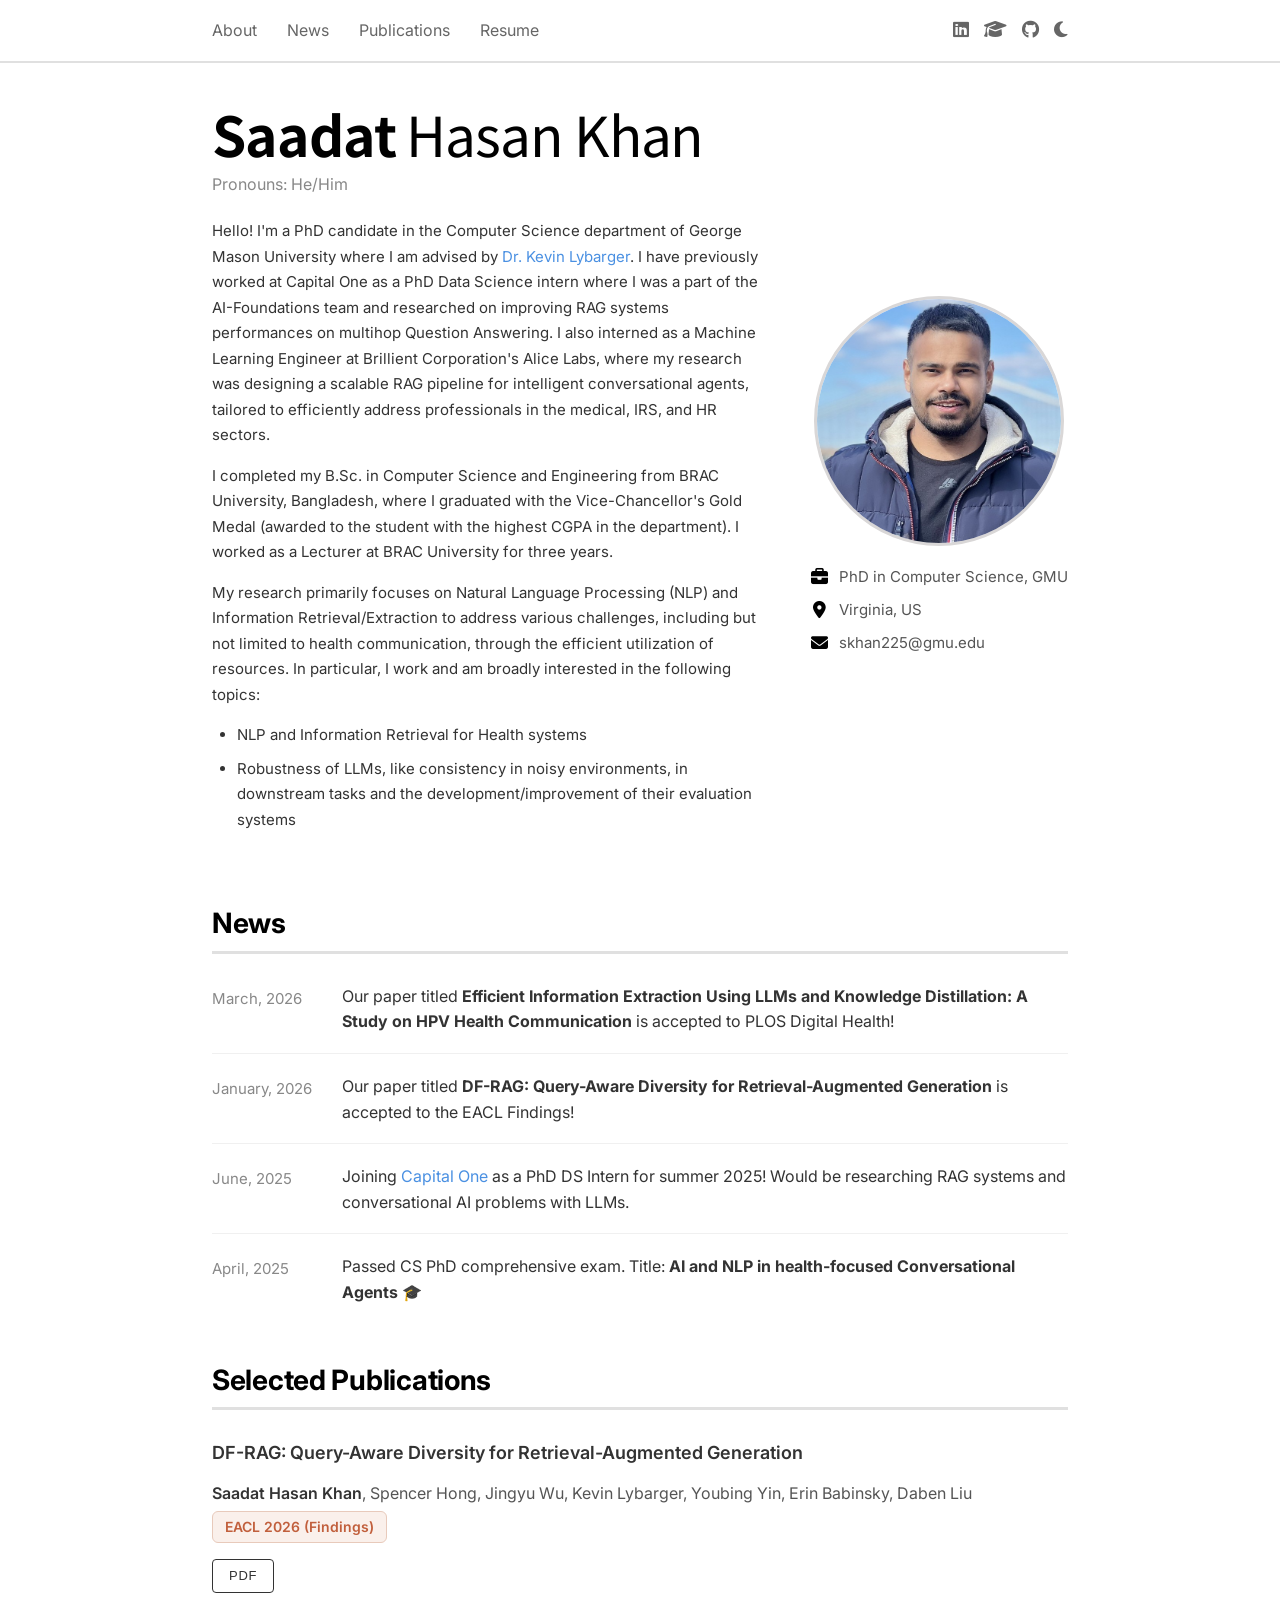
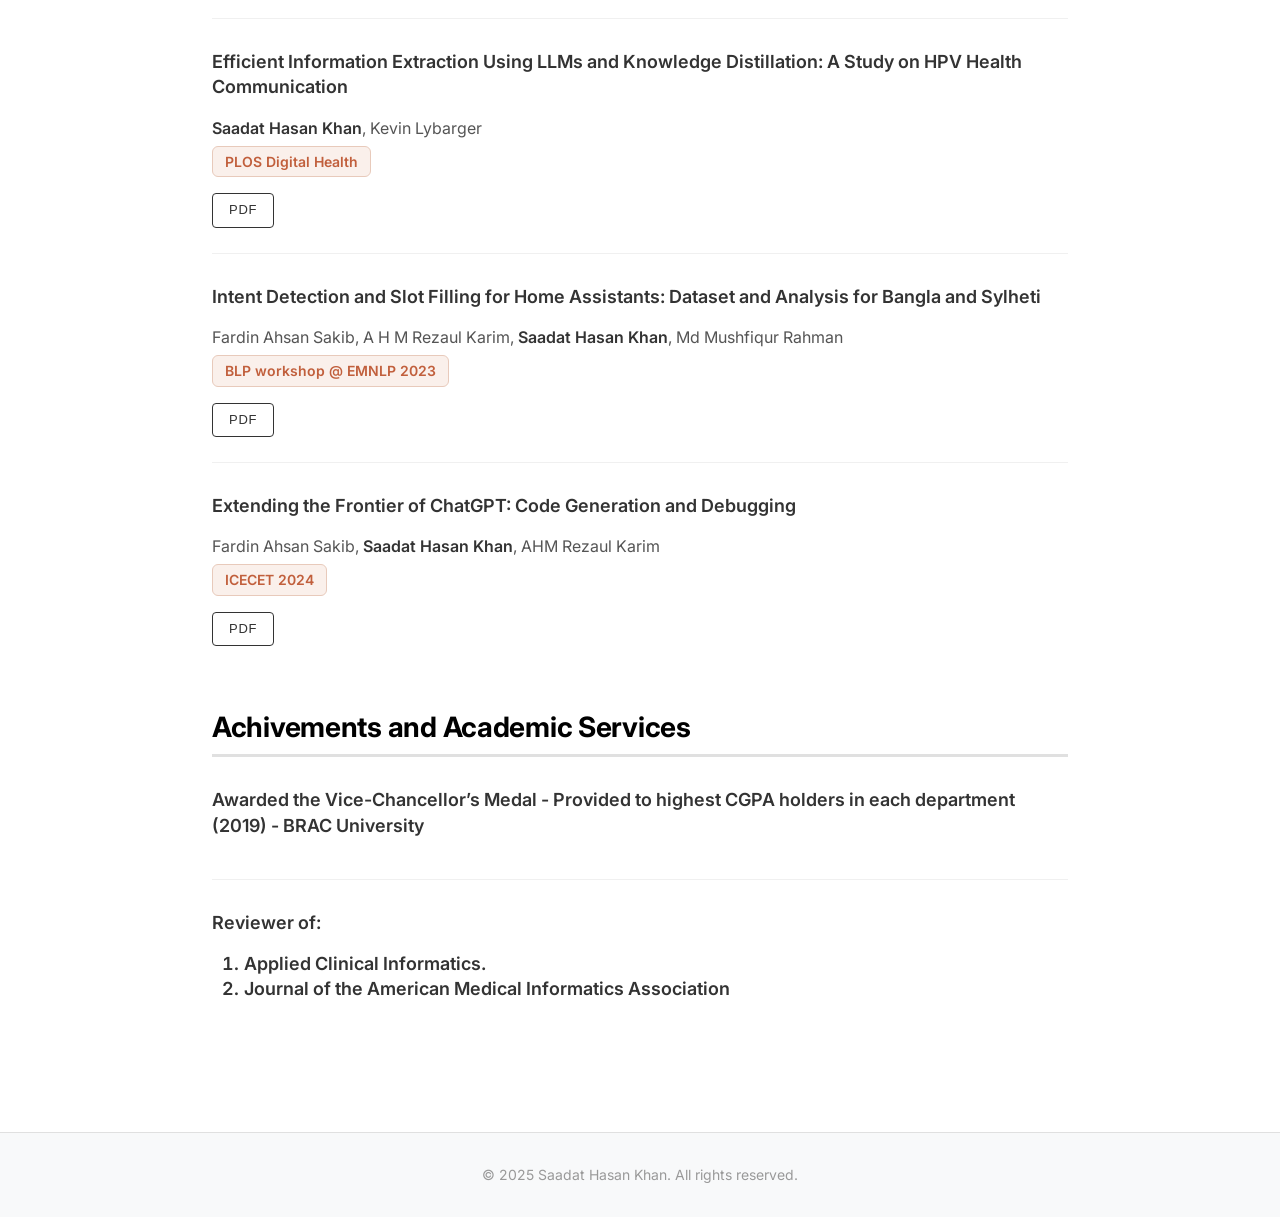
<file: index.html>
<!DOCTYPE html>
<html lang="en">
<head>
    <meta charset="UTF-8">
    <meta name="viewport" content="width=device-width, initial-scale=1">
    <title>Saadat H. Khan</title>
    <link rel="stylesheet" href="https://cdn.jsdelivr.net/npm/bootstrap@5.3.0/dist/css/bootstrap.min.css">
    <link rel="stylesheet" href="homestyle.css">
    <link rel="preconnect" href="https://fonts.googleapis.com">
    <link href="https://fonts.googleapis.com/css2?family=Inter:wght@400;500;600;700;800&display=swap" rel="stylesheet">
    <link href="https://fonts.googleapis.com/css2?family=Noto+Sans+JP:wght@400;500;600;700;800&display=swap" rel="stylesheet">
    <link rel="stylesheet" href="https://cdnjs.cloudflare.com/ajax/libs/font-awesome/6.4.0/css/all.min.css">
</head>
<body>
    <!-- Navigation -->
    <nav class="main-nav">
        <div class="container">
            <div class="nav-content">
                <ul class="nav-links">
                    <li><a href="#about">About</a></li>
                    <li><a href="#news">News</a></li>
                    <li><a href="#publications">Publications</a></li>
                    <li><a href="resume.pdf" target="_blank">Resume</a></li>
                </ul>
                <div class="social-icons">
                    <a href="https://www.linkedin.com/in/saadatkhan97/" target="_blank" title="LinkedIn"><i class="fab fa-linkedin"></i></a>
                    <a href="https://scholar.google.com/citations?user=rJOY1YoAAAAJ&hl=en" title="Google Scholar"><i class="fas fa-graduation-cap"></i></a>
                    <a href="https://github.com/SaadatKhan" target="_blank" title="GitHub"><i class="fab fa-github"></i></a>
                    <button id="dark-mode-toggle" title="Toggle dark mode" aria-label="Toggle dark mode">
                        <i class="fas fa-moon"></i>
                    </button>
                </div>
            </div>
        </div>
    </nav>

    <!-- Main Content -->
    <div class="container main-container">
        <!-- Header Section with Photo -->
        <div class="header-section">
            <div class="header-content">
                <h1 class="name">
                    <span id="typewriter-name">
                        <span class="first-name" id="typewriter-first">Saadat</span>
                        <span class="rest-name" id="typewriter-rest"> Hasan Khan</span>
                    </span>
                </h1>
                <p class="pronouns">Pronouns: He/Him</p>
                
                <div class="intro-text">
                    <p>Hello! I'm a PhD candidate in the Computer Science department of George Mason University where I am advised by <a href="https://www.lybargerlanguagelab.org/" target="_blank" rel="noopener">Dr. Kevin Lybarger</a>. I have previously worked at Capital One as a PhD Data Science intern where I was a part of the AI-Foundations team and researched on improving RAG systems performances on multihop Question Answering. 
                        I also interned as a Machine Learning Engineer at Brillient Corporation's Alice Labs, where my research was designing a scalable RAG pipeline for intelligent conversational agents, tailored to efficiently address professionals in the medical, IRS, and HR sectors.</p> 
                        <p>I completed my B.Sc. in Computer Science and Engineering from BRAC University, Bangladesh, where I graduated with the Vice-Chancellor's Gold Medal (awarded to the student with the highest CGPA in the department). I worked as a Lecturer at BRAC University for three years.</p>
                     <p>My research primarily focuses on Natural Language Processing (NLP) and Information Retrieval/Extraction to address various challenges, including but not limited to health communication, through the efficient utilization of resources. In particular, I work and am broadly interested in the following topics:</p>  
                    
                    <ul class="research-interests">
                        <li>NLP and Information Retrieval for Health systems</li>
                        <li>Robustness of LLMs, like consistency in noisy environments, in downstream tasks and the development/improvement of their evaluation systems</li>
                    </ul>
                </div>
            </div>
            <div class="header-photo">
                <img src="headshot.jpeg" alt="Saadat Hasan Khan">
                <div class="photo-info">
                    <div class="info-item">
                        <i class="fas fa-briefcase"></i>
                        <span>PhD in Computer Science, GMU</span>
                    </div>
                    <div class="info-item">
                        <i class="fas fa-map-marker-alt"></i>
                        <span>Virginia, US</span>
                    </div>
                    <div class="info-item">
                        <i class="fas fa-envelope"></i>
                        <span>skhan225@gmu.edu</span>
                    </div>
                </div>
            </div>
        </div>

        <!-- News Section -->
        <section id="news" class="content-section">
            <h2>News</h2>
            
            <div class="news-list">

                <div class="news-item-row">
                    <div class="news-date">March, 2026</div>
                    <div class="news-content">
                        Our paper titled <strong>Efficient Information Extraction Using LLMs and Knowledge Distillation: A Study on HPV Health Communication</strong> is accepted to PLOS Digital Health!
                    </div>
                </div>
                
                <div class="news-item-row">
                    <div class="news-date">January, 2026</div>
                    <div class="news-content">
                        Our paper titled <strong>DF-RAG: Query-Aware Diversity for Retrieval-Augmented Generation</strong>  is accepted to the EACL Findings! 
                    </div>
                </div>
                <div class="news-item-row">
                    <div class="news-date">June, 2025</div>
                    <div class="news-content">
                        Joining <a href="https://www.capitalone.com/">Capital One</a> as a PhD DS Intern for summer 2025! Would be researching RAG systems and conversational AI problems with LLMs.
                    </div>
                </div>
                
                <div class="news-item-row">
                    <div class="news-date">April, 2025</div>
                    <div class="news-content">
                        Passed CS PhD comprehensive exam. Title: <strong>AI and NLP in health-focused Conversational Agents</strong> 🎓
                    </div>
                </div>
            </div>
        </section>

        <!-- Selected Publications -->
        <section id="publications" class="content-section">
            <h2>Selected Publications</h2>

            <div class="publication">
                <div class="pub-title">
                    <p>DF-RAG: Query-Aware Diversity for Retrieval-Augmented Generation</p>
                </div>
                <div class="pub-authors">
                    <strong>Saadat Hasan Khan</strong>, Spencer Hong, Jingyu Wu, Kevin Lybarger, Youbing Yin, Erin Babinsky, Daben Liu
                </div>
                <div class="pub-venue">
                    EACL 2026 (Findings)
                </div>
                
                <div class="pub-links">
                    <a href="https://aclanthology.org/2026.findings-eacl.150.pdf" target="_blank" rel="noopener" class="pub-link-btn">pdf</a>
                </div>
            </div>
            <div class="publication">
                <div class="pub-title">
                    <p>Efficient Information Extraction Using LLMs and Knowledge Distillation: A Study on HPV Health Communication</p>
                </div>
                <div class="pub-authors">
                    <strong>Saadat Hasan Khan</strong>, Kevin Lybarger
                </div>
                <div class="pub-venue">
                    PLOS Digital Health 
                </div>
                
                <div class="pub-links">
                    <a href="https://journals.plos.org/digitalhealth/article?id=10.1371/journal.pdig.0001275" target="_blank" rel="noopener" class="pub-link-btn">pdf</a>
                </div>
            </div>

            
            <div class="publication">
                <div class="pub-title">
                    <p>Intent Detection and Slot Filling for Home Assistants: Dataset and Analysis for Bangla and Sylheti</p>
                </div>
                <div class="pub-authors">
                    Fardin Ahsan Sakib, A H M Rezaul Karim, <strong>Saadat Hasan Khan</strong>, Md Mushfiqur Rahman
                </div>
                <div class="pub-venue">
                  BLP workshop @ EMNLP 2023
                </div>
                
                <div class="pub-links">
                    <a href="https://aclanthology.org/2023.banglalp-1.6.pdf" target="_blank" rel="noopener" class="pub-link-btn">pdf</a>
                </div>
            </div>

            <div class="publication">
                <div class="pub-title">
                    <p>Extending the Frontier of ChatGPT: Code Generation and Debugging</p>
                    
                </div>
                <div class="pub-authors">
                    Fardin Ahsan Sakib, <strong>Saadat Hasan Khan</strong>, AHM Rezaul Karim
                </div>
                <div class="pub-venue">
                     ICECET 2024
                </div>
                
                <div class="pub-links">
                    <a href="https://arxiv.org/pdf/2307.08260" target="_blank" rel="noopener" class="pub-link-btn">pdf</a>
                </div>
            </div>

            
        </section>


        <section id="publications" class="content-section">
            <h2>Achivements and Academic Services</h2>

            <div class="publication">
                <div class="pub-title">
                    <p>Awarded the Vice-Chancellor’s Medal - Provided to highest CGPA holders in each department (2019) - BRAC University </p>
                                
                </div>
            </div>

            <div class="publication">
                <div class="pub-title">
                    <p>Reviewer of: </p>
                                <ol>
                                    <li>Applied Clinical Informatics.</li>
                                    <li>Journal of the American Medical Informatics Association</li>
                                </ol>
                </div>
            </div>
            
        </section>
    </div>

    <!-- Footer -->
    <footer class="site-footer">
        <div class="container">
            <p>&copy; 2025 Saadat Hasan Khan. All rights reserved.</p>
        </div>
    </footer>

    <script src="https://cdn.jsdelivr.net/npm/bootstrap@5.3.0/dist/js/bootstrap.bundle.min.js"></script>
    <script>
        (function () {
            const btn = document.getElementById('dark-mode-toggle');
            const icon = btn.querySelector('i');
            const saved = localStorage.getItem('darkMode');
            if (saved === 'true') {
                document.body.classList.add('dark-mode');
                icon.classList.replace('fa-moon', 'fa-sun');
            }
            btn.addEventListener('click', function () {
                const isDark = document.body.classList.toggle('dark-mode');
                icon.classList.toggle('fa-moon', !isDark);
                icon.classList.toggle('fa-sun', isDark);
                localStorage.setItem('darkMode', isDark);
            });
        })();
    </script>
    <script>
        (function () {
            const firstEl = document.getElementById("typewriter-first");
            const restEl = document.getElementById("typewriter-rest");
            if (!firstEl || !restEl) return;

            const firstText = "Saadat";
            const restText = " Hasan Khan";
            const typeSpeed = 90;
            let index = 0;
            const fullText = firstText + restText;

            firstEl.textContent = "";
            restEl.textContent = "";

            function tick() {
                index += 1;
                const current = fullText.slice(0, index);
                if (current.length <= firstText.length) {
                    firstEl.textContent = current;
                    restEl.textContent = "";
                } else {
                    firstEl.textContent = firstText;
                    restEl.textContent = current.slice(firstText.length);
                }

                if (index < fullText.length) {
                    setTimeout(tick, typeSpeed);
                }
            }

            tick();
        })();
    </script>
</body>
</html>
</file>
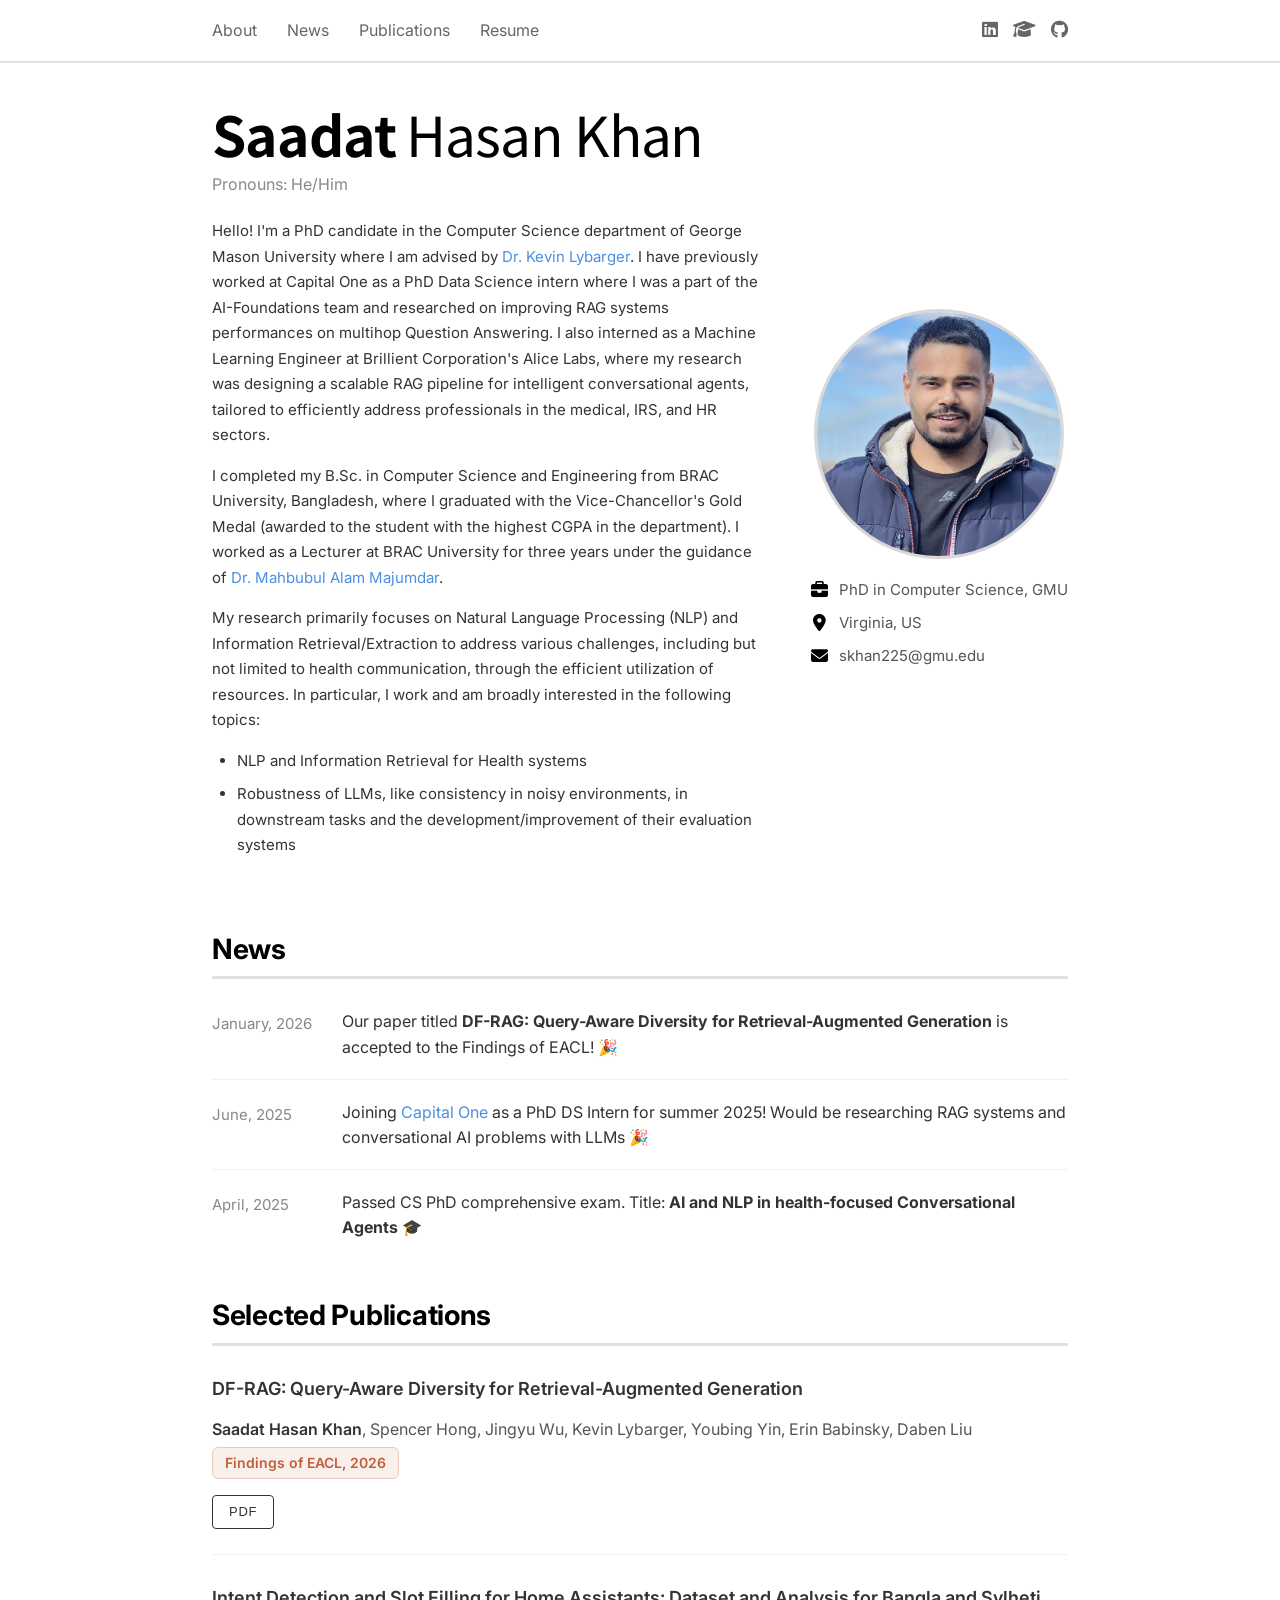
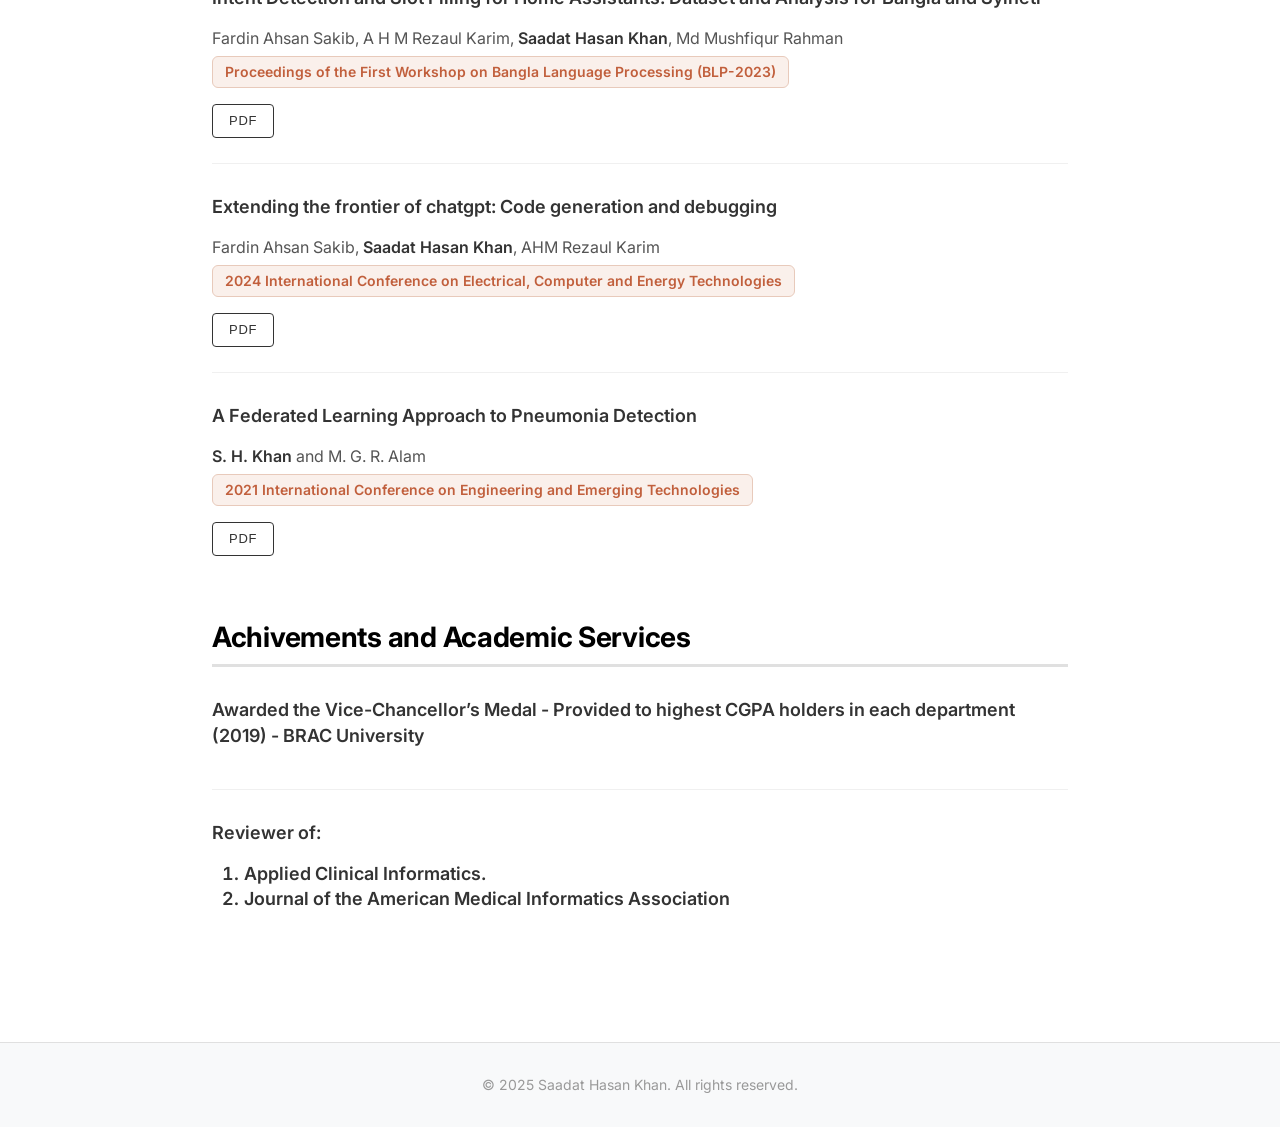
<file: home.html>
<!DOCTYPE html>
<html lang="en">
<head>
    <meta charset="UTF-8">
    <meta name="viewport" content="width=device-width, initial-scale=1">
    <title>Saadat H. Khan</title>
    <link rel="stylesheet" href="https://cdn.jsdelivr.net/npm/bootstrap@5.3.0/dist/css/bootstrap.min.css">
    <link rel="stylesheet" href="homestyle.css">
    <link rel="preconnect" href="https://fonts.googleapis.com">
    <link href="https://fonts.googleapis.com/css2?family=Inter:wght@400;500;600;700;800&display=swap" rel="stylesheet">
    <link href="https://fonts.googleapis.com/css2?family=Noto+Sans+JP:wght@400;500;600;700;800&display=swap" rel="stylesheet">
    <link rel="stylesheet" href="https://cdnjs.cloudflare.com/ajax/libs/font-awesome/6.4.0/css/all.min.css">
</head>
<body>
    <!-- Navigation -->
    <nav class="main-nav">
        <div class="container">
            <div class="nav-content">
                <ul class="nav-links">
                    <li><a href="#about">About</a></li>
                    <li><a href="#news">News</a></li>
                    <li><a href="#publications">Publications</a></li>
                    <li><a href="resume.pdf" target="_blank">Resume</a></li>
                </ul>
                <div class="social-icons">
                    <a href="https://www.linkedin.com/in/saadatkhan97/" target="_blank" title="LinkedIn"><i class="fab fa-linkedin"></i></a>
                    <a href="https://scholar.google.com/citations?user=rJOY1YoAAAAJ&hl=en" title="Google Scholar"><i class="fas fa-graduation-cap"></i></a>
                    <a href="https://github.com/SaadatKhan" target="_blank" title="GitHub"><i class="fab fa-github"></i></a>
                </div>
            </div>
        </div>
    </nav>

    <!-- Main Content -->
    <div class="container main-container">
        <!-- Header Section with Photo -->
        <div class="header-section">
            <div class="header-content">
                <h1 class="name">
                    <span id="typewriter-name">
                        <span class="first-name" id="typewriter-first">Saadat</span>
                        <span class="rest-name" id="typewriter-rest"> Hasan Khan</span>
                    </span>
                </h1>
                <p class="pronouns">Pronouns: He/Him</p>
                
                <div class="intro-text">
                    <p>Hello! I'm a PhD candidate in the Computer Science department of George Mason University where I am advised by <a href="https://www.lybargerlanguagelab.org/" target="_blank" rel="noopener">Dr. Kevin Lybarger</a>. I have previously worked at Capital One as a PhD Data Science intern where I was a part of the AI-Foundations team and researched on improving RAG systems performances on multihop Question Answering. 
                        I also interned as a Machine Learning Engineer at Brillient Corporation's Alice Labs, where my research was designing a scalable RAG pipeline for intelligent conversational agents, tailored to efficiently address professionals in the medical, IRS, and HR sectors.</p> 
                        <p>I completed my B.Sc. in Computer Science and Engineering from BRAC University, Bangladesh, where I graduated with the Vice-Chancellor's Gold Medal (awarded to the student with the highest CGPA in the department). I worked as a Lecturer at BRAC University for three years under the guidance of <a href="https://www.bracu.ac.bd/about/people/mahbubul-alam-majumdar-phd" target="_blank" rel="noopener">Dr. Mahbubul Alam Majumdar</a>.</p>
                     <p>My research primarily focuses on Natural Language Processing (NLP) and Information Retrieval/Extraction to address various challenges, including but not limited to health communication, through the efficient utilization of resources. In particular, I work and am broadly interested in the following topics:</p>  
                    
                    <ul class="research-interests">
                        <li>NLP and Information Retrieval for Health systems</li>
                        <li>Robustness of LLMs, like consistency in noisy environments, in downstream tasks and the development/improvement of their evaluation systems</li>
                    </ul>
                </div>
            </div>
            <div class="header-photo">
                <img src="headshot.jpeg" alt="Saadat Hasan Khan">
                <div class="photo-info">
                    <div class="info-item">
                        <i class="fas fa-briefcase"></i>
                        <span>PhD in Computer Science, GMU</span>
                    </div>
                    <div class="info-item">
                        <i class="fas fa-map-marker-alt"></i>
                        <span>Virginia, US</span>
                    </div>
                    <div class="info-item">
                        <i class="fas fa-envelope"></i>
                        <span>skhan225@gmu.edu</span>
                    </div>
                </div>
            </div>
        </div>

        <!-- News Section -->
        <section id="news" class="content-section">
            <h2>News</h2>
            
            <div class="news-list">

                <div class="news-item-row">
                    <div class="news-date">January, 2026</div>
                    <div class="news-content">
                        Our paper titled <strong>DF-RAG: Query-Aware Diversity for Retrieval-Augmented Generation</strong>  is accepted to the Findings of EACL! 🎉
                    </div>
                </div>
                <div class="news-item-row">
                    <div class="news-date">June, 2025</div>
                    <div class="news-content">
                        Joining <a href="https://www.capitalone.com/">Capital One</a> as a PhD DS Intern for summer 2025! Would be researching RAG systems and conversational AI problems with LLMs 🎉
                    </div>
                </div>
                
                <div class="news-item-row">
                    <div class="news-date">April, 2025</div>
                    <div class="news-content">
                        Passed CS PhD comprehensive exam. Title: <strong>AI and NLP in health-focused Conversational Agents</strong> 🎓
                    </div>
                </div>
            </div>
        </section>

        <!-- Selected Publications -->
        <section id="publications" class="content-section">
            <h2>Selected Publications</h2>

            <div class="publication">
                <div class="pub-title">
                    <p>DF-RAG: Query-Aware Diversity for Retrieval-Augmented Generation</p>
                </div>
                <div class="pub-authors">
                    <strong>Saadat Hasan Khan</strong>, Spencer Hong, Jingyu Wu, Kevin Lybarger, Youbing Yin, Erin Babinsky, Daben Liu
                </div>
                <div class="pub-venue">
                    Findings of EACL, 2026 
                </div>
                
                <div class="pub-links">
                    <a href="https://arxiv.org/pdf/2601.17212" target="_blank" rel="noopener" class="pub-link-btn">pdf</a>
                </div>
            </div>

            
            <div class="publication">
                <div class="pub-title">
                    <p>Intent Detection and Slot Filling for Home Assistants: Dataset and Analysis for Bangla and Sylheti</p>
                </div>
                <div class="pub-authors">
                    Fardin Ahsan Sakib, A H M Rezaul Karim, <strong>Saadat Hasan Khan</strong>, Md Mushfiqur Rahman
                </div>
                <div class="pub-venue">
                    Proceedings of the First Workshop on Bangla Language Processing (BLP-2023)
                </div>
                
                <div class="pub-links">
                    <a href="https://aclanthology.org/2023.banglalp-1.6.pdf" target="_blank" rel="noopener" class="pub-link-btn">pdf</a>
                </div>
            </div>

            <div class="publication">
                <div class="pub-title">
                    <p>Extending the frontier of chatgpt: Code generation and debugging</p>
                </div>
                <div class="pub-authors">
                    Fardin Ahsan Sakib, <strong>Saadat Hasan Khan</strong>, AHM Rezaul Karim
                </div>
                <div class="pub-venue">
                    2024 International Conference on Electrical, Computer and Energy Technologies
                </div>
                
                <div class="pub-links">
                    <a href="https://arxiv.org/pdf/2307.08260" target="_blank" rel="noopener" class="pub-link-btn">pdf</a>
                </div>
            </div>

            <div class="publication">
                <div class="pub-title">
                    <p>A Federated Learning Approach to Pneumonia Detection</p>
                </div>
                <div class="pub-authors">
                    <strong>S. H. Khan</strong> and M. G. R. Alam
                </div>
                <div class="pub-venue">
                    2021 International Conference on Engineering and Emerging Technologies
                </div>
                <div class="pub-links">
                    <a href="https://ieeexplore.ieee.org/abstract/document/9659591" target="_blank" rel="noopener" class="pub-link-btn">pdf</a>
                </div>
            </div>
        </section>


        <section id="publications" class="content-section">
            <h2>Achivements and Academic Services</h2>

            <div class="publication">
                <div class="pub-title">
                    <p>Awarded the Vice-Chancellor’s Medal - Provided to highest CGPA holders in each department (2019) - BRAC University </p>
                                
                </div>
            </div>

            <div class="publication">
                <div class="pub-title">
                    <p>Reviewer of: </p>
                                <ol>
                                    <li>Applied Clinical Informatics.</li>
                                    <li>Journal of the American Medical Informatics Association</li>
                                </ol>
                </div>
            </div>
            
        </section>
    </div>

    <!-- Footer -->
    <footer class="site-footer">
        <div class="container">
            <p>&copy; 2025 Saadat Hasan Khan. All rights reserved.</p>
        </div>
    </footer>

    <script src="https://cdn.jsdelivr.net/npm/bootstrap@5.3.0/dist/js/bootstrap.bundle.min.js"></script>
    <script>
        (function () {
            const firstEl = document.getElementById("typewriter-first");
            const restEl = document.getElementById("typewriter-rest");
            if (!firstEl || !restEl) return;

            const firstText = "Saadat";
            const restText = " Hasan Khan";
            const typeSpeed = 90;
            let index = 0;
            const fullText = firstText + restText;

            firstEl.textContent = "";
            restEl.textContent = "";

            function tick() {
                index += 1;
                const current = fullText.slice(0, index);
                if (current.length <= firstText.length) {
                    firstEl.textContent = current;
                    restEl.textContent = "";
                } else {
                    firstEl.textContent = firstText;
                    restEl.textContent = current.slice(firstText.length);
                }

                if (index < fullText.length) {
                    setTimeout(tick, typeSpeed);
                }
            }

            tick();
        })();
    </script>
</body>
</html>
</file>
<file: homestyle.css>
/* Reset and Base Styles */
* {
    margin: 0;
    padding: 0;
    box-sizing: border-box;
}

body {
    font-family: 'Inter', -apple-system, BlinkMacSystemFont, 'Segoe UI', 'Roboto', 'Helvetica Neue', Arial, sans-serif;
    font-size: 17px;
    line-height: 1.7;
    color: #333;
    background-color: #fff;
}

a {
    color: #4A90E2;
    text-decoration: none;
    transition: color 0.2s ease;
}

a:hover {
    color: #2E5C8A;
    text-decoration: underline;
}

/* Navigation */
.main-nav {
    background-color: #fff;
    padding: 15px 0;
    border-bottom: 2px solid #e0e0e0;
    position: sticky;
    top: 0;
    z-index: 100;
}

.nav-content {
    display: flex;
    justify-content: space-between;
    align-items: center;
    flex-wrap: nowrap;
}

.nav-links {
    list-style: none;
    display: flex;
    gap: 30px;
    margin: 0;
    padding: 0;
    flex-wrap: nowrap;
}

.nav-links a {
    color: #666;
    font-size: 16px;
    font-weight: 400;
    transition: color 0.2s ease;
    white-space: nowrap;
}

.nav-links a:hover {
    color: #4A90E2;
    text-decoration: none;
}

.social-icons {
    display: flex;
    gap: 15px;
    align-items: center;
    flex-wrap: nowrap;
}

.social-icons a {
    color: #666;
    font-size: 18px;
    transition: color 0.2s ease;
}

.social-icons a:hover {
    color: #4A90E2;
    text-decoration: none;
}

/* Container */
.container {
    width: 70%;
    max-width: 1400px;
    margin: 0 auto;
    padding: 0 20px;
}

.main-container {
    padding: 40px 20px;
}

/* Header Section */
.header-section {
    display: flex;
    gap: 40px;
    margin-bottom: 60px;
    align-items: center;
}

.header-content {
    flex: 1;
}

.header-photo {
    flex-shrink: 0;
    display: flex;
    flex-direction: column;
    align-items: center;
}

.header-photo img {
    width: 250px;
    height: 250px;
    border-radius: 50%;
    object-fit: cover;
    border: 3px solid #d9d7d7;
}

.photo-info {
    margin-top: 20px;
    display: flex;
    flex-direction: column;
    gap: 12px;
}

.info-item {
    display: flex;
    align-items: center;
    gap: 10px;
    font-size: 15px;
    color: #555;
}

.info-item i {
    color: #4A90E2;
    font-size: 17px;
    width: 19px;
    text-align: center;
}

.info-item .fa-briefcase,
.info-item .fa-map-marker-alt,
.info-item .fa-envelope {
    color: #000;
}

.info-item span {
    line-height: 1.4;
}

.name {
    font-family: "Noto Sans JP", "Inter", -apple-system, BlinkMacSystemFont, "Segoe UI", "Roboto", "Helvetica Neue", Arial, sans-serif;
    font-size: 55px;
    font-weight: 500;
    margin-bottom: 8px;
    color: #000;
    letter-spacing: -0.02em;
    line-height: 1.1;
}

.name .first-name {
    font-weight: 700;
}

.name .rest-name {
    font-weight: 400;
}

.pronouns {
    font-size: 16px;
    color: #888;
    margin-bottom: 20px;
    font-style: normal;
    font-weight: 400;
}

.subtitle {
    font-size: 18px;
    color: #666;
    margin-bottom: 25px;
}

.intro-text {
    font-size: 15px;
    line-height: 1.7;
}

.intro-text p {
    margin-bottom: 15px;
}

.research-interests {
    list-style-type: disc;
    padding-left: 25px;
    margin: 15px 0;
}

.research-interests li {
    margin-bottom: 8px;
    color: #333;
}

/* Content Sections */
.content-section {
    margin-bottom: 40px;
}

.content-section:last-of-type {
    margin-bottom: 20px;
}

.content-section h2 {
    font-size: 28px;
    font-weight: 700;
    margin-bottom: 30px;
    color: #000;
    border-bottom: 3px solid #e0e0e0;
    padding-bottom: 10px;
    letter-spacing: -0.01em;
}

/* News Section */
.news-list {
    display: flex;
    flex-direction: column;
    gap: 20px;
}

.news-item-row {
    display: flex;
    gap: 20px;
    padding-bottom: 18px;
    border-bottom: 1px solid #f0f0f0;
}

.news-item-row:last-child {
    border-bottom: none;
}

.news-date {
    font-size: 15px;
    color: #888;
    font-weight: 400;
    min-width: 110px;
    flex-shrink: 0;
    padding-top: 2px;
}

.news-content {
    flex: 1;
    font-size: 16px;
    line-height: 1.6;
}

/* Publications */
.publication {
    margin-bottom: 30px;
    padding-bottom: 25px;
    border-bottom: 1px solid #f0f0f0;
}

.publication:last-child {
    border-bottom: none;
}

.pub-title {
    font-size: 18px;
    font-weight: 600;
    margin-bottom: 8px;
    line-height: 1.4;
}

.pub-title a {
    color: #4A90E2;
}

.pub-authors {
    font-size: 16px;
    margin-bottom: 6px;
    color: #555;
    line-height: 1.5;
}

.pub-authors strong {
    font-weight: 600;
    color: #333;
}

.pub-venue {
    display: inline-block;
    font-size: 14px;
    font-weight: 600;
    font-style: normal;
    color: #c15f3c;
    background-color: #faf0eb;
    border: 1px solid #e8cabb;
    padding: 3px 12px;
    border-radius: 6px;
    margin-bottom: 6px;
}

.pub-note {
    font-size: 15px;
    color: #777;
    margin-bottom: 10px;
}

.pub-links {
    display: flex;
    gap: 8px;
    flex-wrap: wrap;
    margin-top: 10px;
}

.pub-link-btn {
    display: inline-block;
    padding: 5px 16px;
    background-color: #fff;
    color: #333;
    font-family: 'Helvetica Neue', Helvetica, Arial, sans-serif;
    font-size: 13px;
    font-weight: 400;
    text-transform: uppercase;
    letter-spacing: 0.06em;
    border-radius: 4px;
    border: 1px solid #333;
    transition: all 0.2s ease;
}

.pub-link-btn:hover {
    background-color: #333;
    color: #fff;
    border-color: #333;
    text-decoration: none;
}

/* Timeline Items (Employment & Education) */
.timeline-item {
    display: flex;
    justify-content: space-between;
    gap: 20px;
    margin-bottom: 25px;
    padding-bottom: 20px;
    border-bottom: 1px solid #f0f0f0;
}

.timeline-item:last-child {
    border-bottom: none;
}

.timeline-content {
    flex: 1;
}

.timeline-title {
    font-size: 17px;
    font-weight: 400;
    margin-bottom: 4px;
    color: #333;
}

.timeline-company {
    font-size: 17px;
    margin-bottom: 6px;
}

.timeline-company strong {
    font-weight: 600;
    color: #333;
}

.timeline-desc {
    font-size: 16px;
    color: #666;
    margin-top: 6px;
}

.timeline-date {
    font-size: 15px;
    color: #888;
    min-width: 140px;
    text-align: right;
    flex-shrink: 0;
    padding-top: 2px;
}

/* Projects */
.project {
    margin-bottom: 35px;
    padding-bottom: 30px;
    border-bottom: 1px solid #f0f0f0;
}

.project:last-child {
    border-bottom: none;
}

.project-header {
    display: flex;
    gap: 20px;
    align-items: flex-start;
}

.project-icon {
    width: 80px;
    height: 80px;
    object-fit: contain;
    flex-shrink: 0;
    border-radius: 8px;
}

.project-info {
    flex: 1;
}

.project-info h3 {
    font-size: 20px;
    font-weight: 600;
    margin-bottom: 12px;
}

.project-info h3 a {
    color: #4A90E2;
}

.project-info p {
    font-size: 16px;
    line-height: 1.6;
    color: #555;
}

/* Footer */
.site-footer {
    background-color: #f8f9fa;
    padding: 30px 0;
    margin-top: 20px;
    border-top: 1px solid #e0e0e0;
    text-align: center;
}

.site-footer p {
    margin: 0;
    font-size: 14px;
    color: #999;
}

/* Responsive Design */
@media (max-width: 600px) {
    .nav-content {
        flex-direction: column;
        gap: 15px;
    }

    .nav-links {
        flex-wrap: wrap;
        justify-content: center;
        gap: 15px;
    }

    .social-icons {
        justify-content: center;
    }
}

@media (max-width: 768px) {
    .container {
        width: 100%;
    }

    .header-section {
        flex-direction: column-reverse;
        align-items: center;
        text-align: center;
    }

    .header-photo {
        margin-bottom: 20px;
        display: flex;
        flex-direction: column;
        align-items: center;
    }

    .header-photo img {
        width: 180px;
        height: 180px;
    }

    .photo-info {
        margin-top: 15px;
        align-items: center;
    }

    .name {
        font-size: 36px;
    }

    .intro-text {
        text-align: left;
    }

    .news-item-row {
        flex-direction: column;
        gap: 8px;
    }

    .news-date {
        min-width: auto;
        padding-top: 0;
    }

    .timeline-item {
        flex-direction: column;
        gap: 8px;
    }

    .timeline-date {
        text-align: left;
        min-width: auto;
        padding-top: 0;
    }

    .project-header {
        flex-direction: column;
        align-items: center;
    }

    .project-icon {
        width: 100px;
        height: 100px;
    }

    .social-icons {
        justify-content: center;
    }

    .content-section h2 {
        font-size: 24px;
    }
}

@media (max-width: 480px) {
    body {
        font-size: 16px;
    }

    .name {
        font-size: 32px;
    }

    .main-container {
        padding: 30px 15px;
    }

    .header-photo img {
        width: 150px;
        height: 150px;
    }

    .info-item {
        font-size: 14px;
    }

    .content-section h2 {
        font-size: 22px;
    }
}

/* Dark Mode Toggle Button */
#dark-mode-toggle {
    background: none;
    border: none;
    cursor: pointer;
    color: #666;
    font-size: 18px;
    padding: 0;
    line-height: 1;
    display: flex;
    align-items: center;
    transition: color 0.2s ease;
}

#dark-mode-toggle:hover {
    color: #4A90E2;
}

/* Dark Mode */
body.dark-mode {
    color: #e0e0e0;
    background-color: #121212;
}

body.dark-mode a {
    color: #7ab3f0;
}

body.dark-mode a:hover {
    color: #a8ccf5;
}

body.dark-mode .main-nav {
    background-color: #1a1a1a;
    border-bottom-color: #333;
}

body.dark-mode .nav-links a {
    color: #aaa;
}

body.dark-mode .nav-links a:hover {
    color: #7ab3f0;
}

body.dark-mode .social-icons a,
body.dark-mode #dark-mode-toggle {
    color: #aaa;
}

body.dark-mode .social-icons a:hover,
body.dark-mode #dark-mode-toggle:hover {
    color: #7ab3f0;
}

body.dark-mode .name {
    color: #f0f0f0;
}

body.dark-mode .pronouns {
    color: #888;
}

body.dark-mode .info-item {
    color: #bbb;
}

body.dark-mode .info-item .fa-briefcase,
body.dark-mode .info-item .fa-map-marker-alt,
body.dark-mode .info-item .fa-envelope {
    color: #ccc;
}

body.dark-mode .header-photo img {
    border-color: #444;
}

body.dark-mode .content-section h2 {
    color: #f0f0f0;
    border-bottom-color: #444;
}

body.dark-mode .news-item-row {
    border-bottom-color: #2a2a2a;
}

body.dark-mode .news-date {
    color: #888;
}

body.dark-mode .research-interests li {
    color: #ccc;
}

body.dark-mode .publication {
    border-bottom-color: #2a2a2a;
}

body.dark-mode .pub-authors {
    color: #aaa;
}

body.dark-mode .pub-authors strong {
    color: #ddd;
}

body.dark-mode .pub-venue {
    color: #e08a63;
    background-color: #2a1a12;
    border-color: #5a3826;
}

body.dark-mode .pub-link-btn {
    background-color: transparent;
    color: #ddd;
    border-color: #ddd;
}

body.dark-mode .pub-link-btn:hover {
    background-color: #ddd;
    color: #121212;
    border-color: #ddd;
}

body.dark-mode .site-footer {
    background-color: #1a1a1a;
    border-top-color: #333;
}

body.dark-mode .site-footer p {
    color: #666;
}

/* Print Styles */
@media print {
    .social-bar,
    .main-nav,
    .site-footer {
        display: none;
    }

    body {
        font-size: 12pt;
    }

    .header-section {
        page-break-inside: avoid;
    }

    .publication,
    .project,
    .timeline-item {
        page-break-inside: avoid;
    }

    a {
        color: #000;
        text-decoration: underline;
    }
}
</file>
